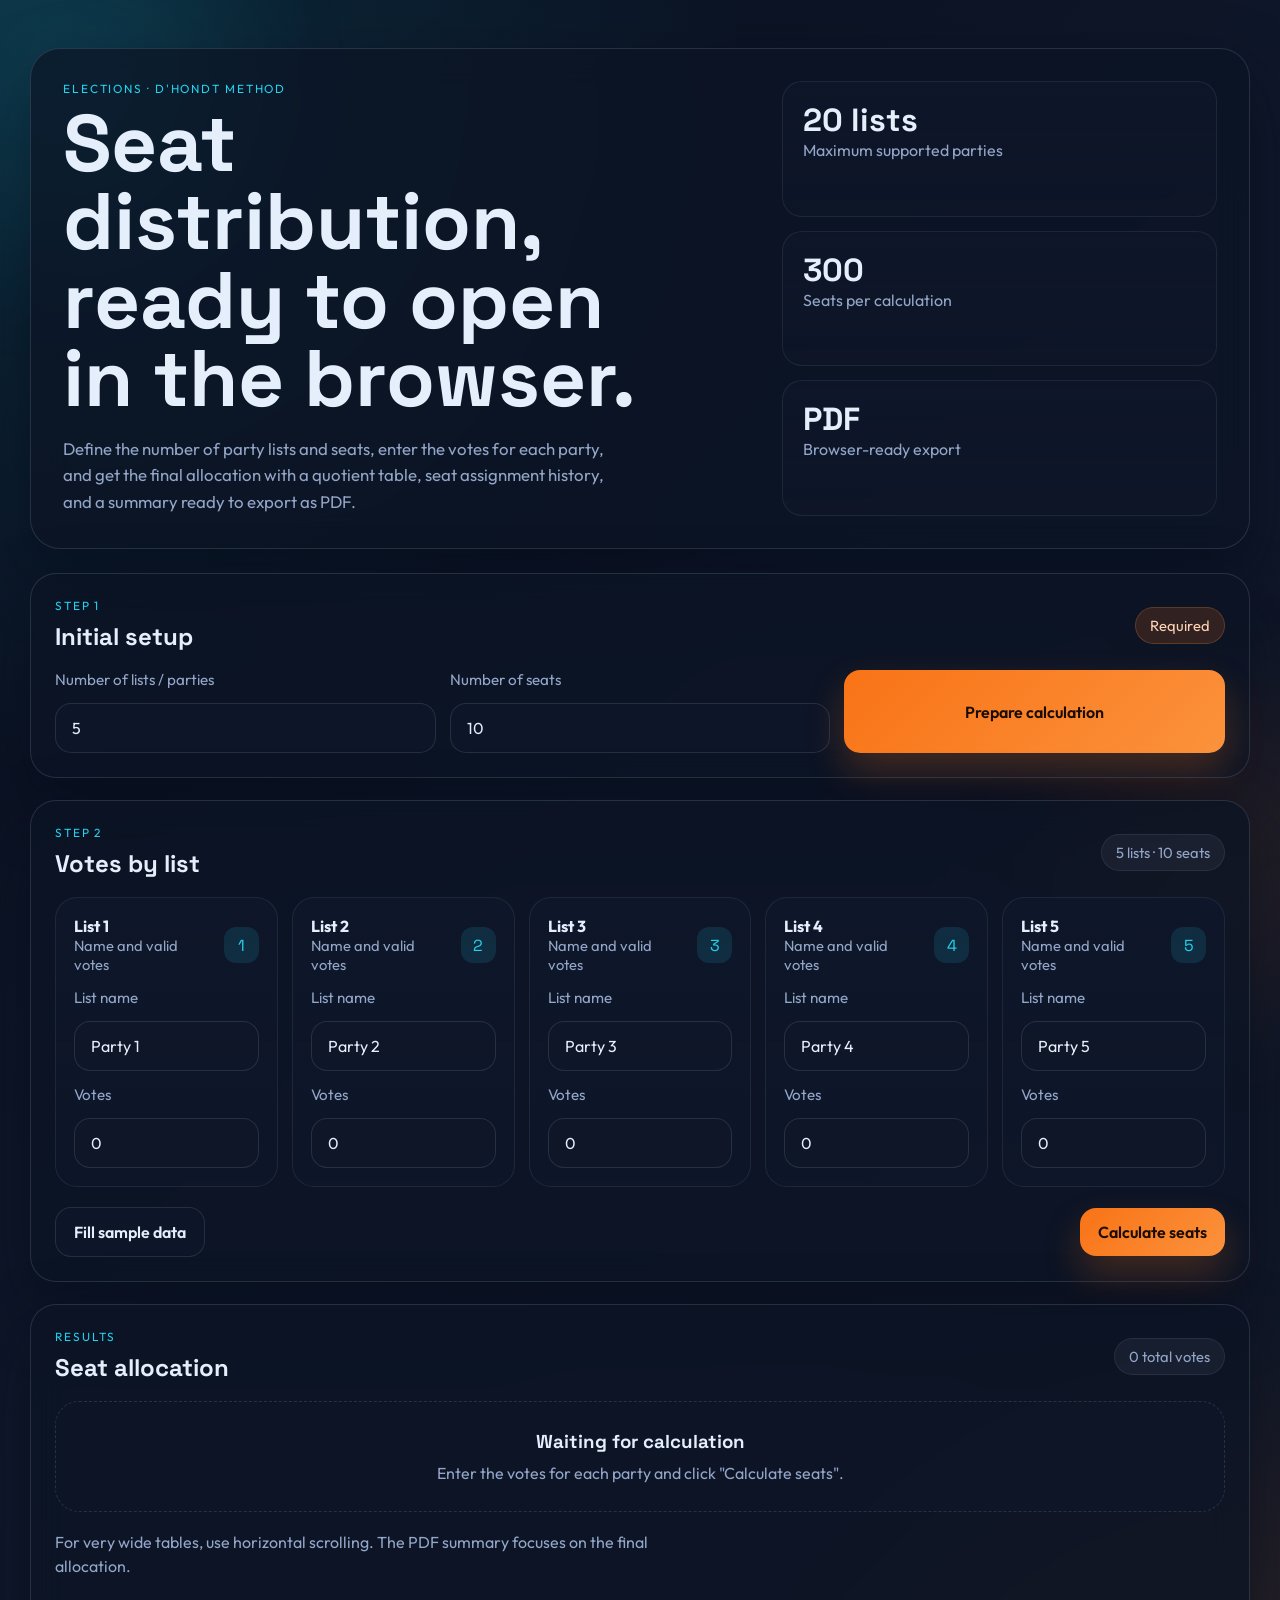
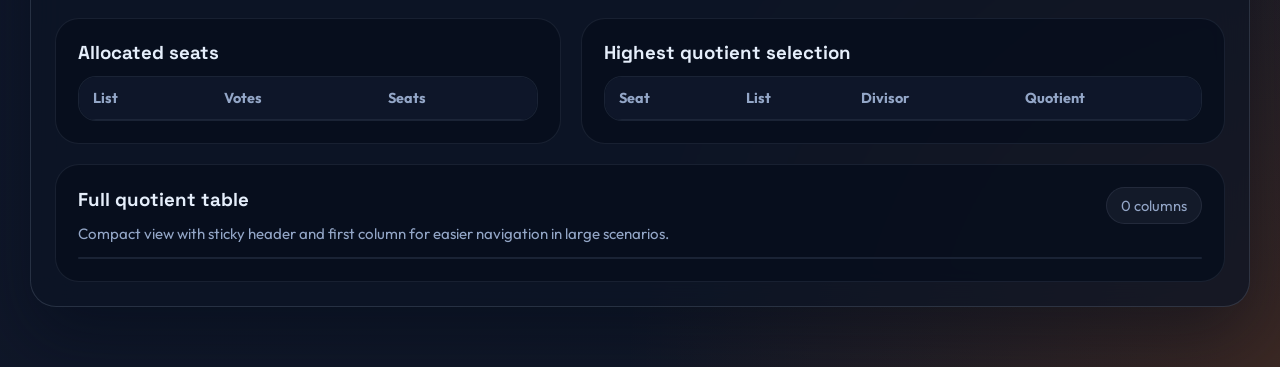
<file: index.html>
<!DOCTYPE html>
<html lang="en">
<head>
  <meta charset="UTF-8">
  <meta name="viewport" content="width=device-width, initial-scale=1.0">
  <title>Eleições - Distribuição de mandatos (Método de Hondt)</title>
  <link rel="preconnect" href="https://fonts.googleapis.com">
  <link rel="preconnect" href="https://fonts.gstatic.com" crossorigin>
  <link href="https://fonts.googleapis.com/css2?family=Outfit:wght@300;400;500;600;700&family=Space+Grotesk:wght@500;700&display=swap" rel="stylesheet">
  <link rel="stylesheet" href="./styles.css">
</head>
<body>
  <div class="page-glow page-glow-left"></div>
  <div class="page-glow page-glow-right"></div>

  <main class="layout">
    <section class="hero-card">
      <div class="hero-copy">
        <p class="eyebrow">Elections · D'Hondt Method</p>
        <h1>Seat distribution, ready to open in the browser.</h1>
        <p class="lead">
          Define the number of party lists and seats, enter the votes for each party,
          and get the final allocation with a quotient table, seat assignment history,
          and a summary ready to export as PDF.
        </p>
      </div>

      <div class="hero-metrics" aria-label="Application summary">
        <article>
          <strong>20 lists</strong>
          <span>Maximum supported parties</span>
        </article>
        <article>
          <strong>300</strong>
          <span>Seats per calculation</span>
        </article>
        <article>
          <strong>PDF</strong>
          <span>Browser-ready export</span>
        </article>
      </div>
    </section>

    <section class="app-shell">
      <div class="panel panel-setup">
        <div class="panel-header">
          <div>
            <p class="section-kicker">Step 1</p>
            <h2>Initial setup</h2>
          </div>
          <span class="panel-badge">Required</span>
        </div>

        <form id="setup-form" class="setup-form">
          <label>
            <span>Number of lists / parties</span>
            <input id="party-count" name="partyCount" type="number" min="2" max="20" value="5" required>
          </label>

          <label>
            <span>Number of seats</span>
            <input id="seat-count" name="seatCount" type="number" min="1" max="300" value="10" required>
          </label>

          <button class="primary-button" type="submit">Prepare calculation</button>
        </form>
      </div>

      <div class="panel panel-inputs">
        <div class="panel-header">
          <div>
            <p class="section-kicker">Step 2</p>
            <h2>Votes by list</h2>
          </div>
          <span id="scenario-summary" class="panel-badge subtle">5 lists · 10 seats</span>
        </div>

        <form id="votes-form" class="votes-form">
          <div id="party-fields" class="party-fields"></div>

          <div class="form-actions">
            <button class="secondary-button" id="fill-demo" type="button">Fill sample data</button>
            <button class="primary-button" type="submit">Calculate seats</button>
          </div>
        </form>
      </div>

      <div class="panel panel-results">
        <div class="panel-header">
          <div>
            <p class="section-kicker">Results</p>
            <h2>Seat allocation</h2>
          </div>
          <span id="total-votes" class="panel-badge subtle">0 total votes</span>
        </div>

        <div id="empty-state" class="empty-state">
          <h3>Waiting for calculation</h3>
          <p>Enter the votes for each party and click "Calculate seats".</p>
        </div>

        <div id="results-content" class="results-content hidden">
          <div class="results-toolbar">
            <p id="results-hint" class="results-hint">
              For very wide tables, use horizontal scrolling. The PDF summary focuses on the final allocation.
            </p>
            <button id="export-pdf" class="secondary-button hidden" type="button">Export PDF summary</button>
          </div>

          <div id="seat-summary" class="seat-summary"></div>

          <div class="results-grid">
            <article class="results-card">
              <h3>Allocated seats</h3>
              <div class="table-wrap compact-wrap">
                <table>
                  <thead>
                    <tr>
                      <th>List</th>
                      <th>Votes</th>
                      <th>Seats</th>
                    </tr>
                  </thead>
                  <tbody id="summary-body"></tbody>
                </table>
              </div>
            </article>

            <article class="results-card">
              <h3>Highest quotient selection</h3>
              <div class="table-wrap tall-wrap">
                <table>
                  <thead>
                    <tr>
                      <th>Seat</th>
                      <th>List</th>
                      <th>Divisor</th>
                      <th>Quotient</th>
                    </tr>
                  </thead>
                  <tbody id="allocation-body"></tbody>
                </table>
              </div>
            </article>
          </div>

          <article class="results-card quotient-card">
            <div class="card-header-inline">
              <h3>Full quotient table</h3>
              <span id="quotient-meta" class="mini-badge">0 columns</span>
            </div>
            <p class="card-note">
              Compact view with sticky header and first column for easier navigation in large scenarios.
            </p>
            <div class="table-wrap quotient-wrap">
              <table id="quotient-table" class="quotient-table"></table>
            </div>
          </article>
        </div>
      </div>
    </section>
  </main>

  <template id="pdf-template">
    <section class="pdf-shell">
      <header class="pdf-header">
        <div>
          <p class="pdf-kicker">Official summary</p>
          <h1>Elections - Seat Distribution (D'Hondt Method)</h1>
          <p id="pdf-scenario"></p>
        </div>
        <div class="pdf-metrics">
          <div>
            <strong id="pdf-total-votes"></strong>
            <span>Total votes</span>
          </div>
          <div>
            <strong id="pdf-total-seats"></strong>
            <span>Seats</span>
          </div>
        </div>
      </header>

      <section class="pdf-block">
        <h2>Final allocation</h2>
        <table>
          <thead>
            <tr>
              <th>List</th>
              <th>Votes</th>
              <th>Seats</th>
            </tr>
          </thead>
          <tbody id="pdf-summary-body"></tbody>
        </table>
      </section>

      <section class="pdf-block">
        <h2>Allocation history</h2>
        <table>
          <thead>
            <tr>
              <th>Seat</th>
              <th>List</th>
              <th>Divisor</th>
              <th>Quotient</th>
            </tr>
          </thead>
          <tbody id="pdf-allocation-body"></tbody>
        </table>
      </section>
    </section>
  </template>

  <script src="./src/app.js"></script>
</body>
</html>
</file>
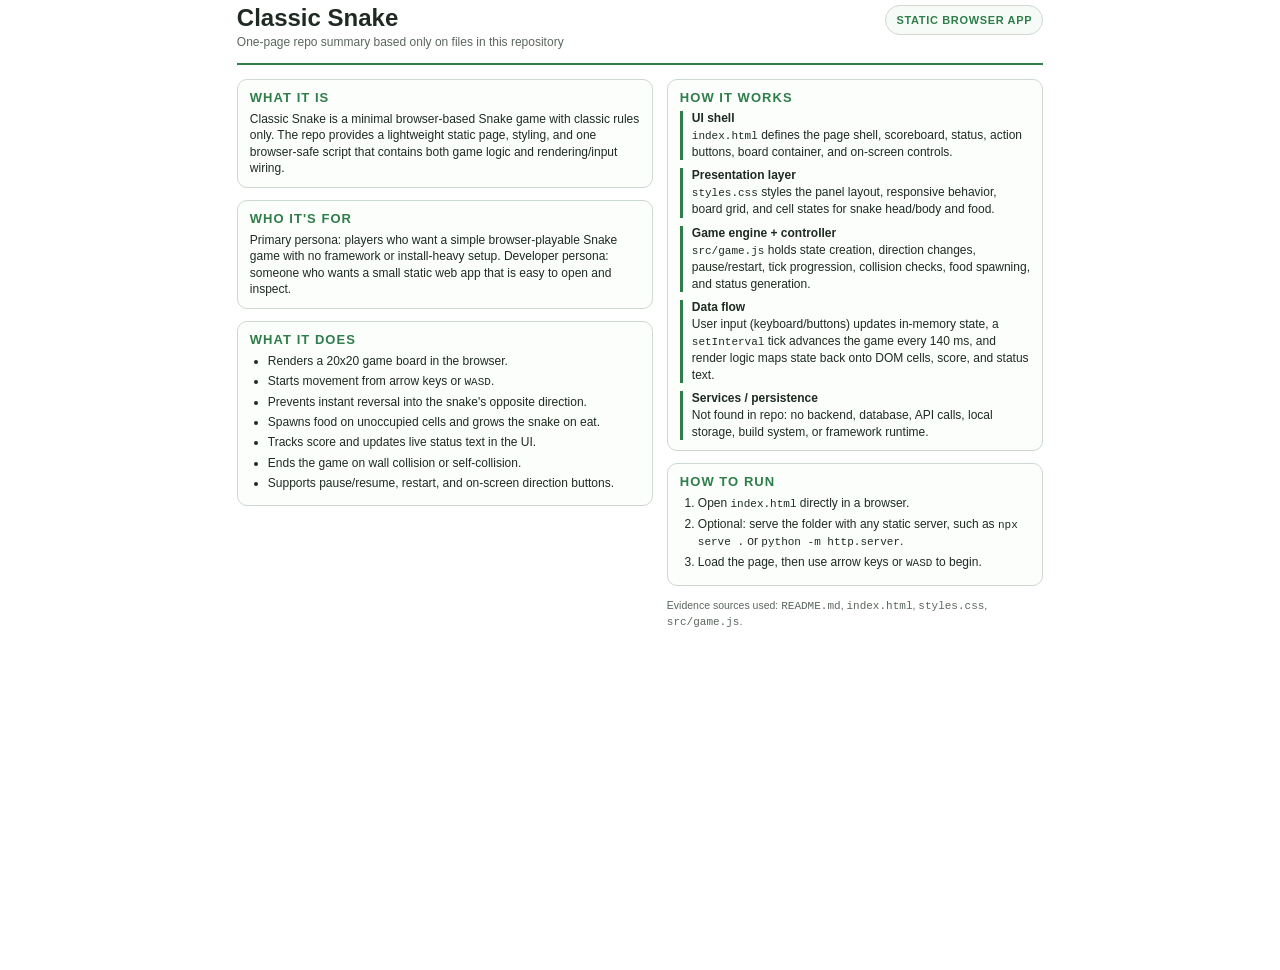
<file: app-summary.html>
<!DOCTYPE html>
<html lang="en">
<head>
  <meta charset="UTF-8">
  <meta name="viewport" content="width=device-width, initial-scale=1.0">
  <title>Classic Snake Repo Summary</title>
  <style>
    @page {
      size: Letter;
      margin: 0.45in;
    }

    :root {
      --ink: #1f2a22;
      --muted: #5b675d;
      --accent: #2f7d4a;
      --border: #cdd8cf;
      --panel: #f7fbf7;
    }

    * {
      box-sizing: border-box;
    }

    body {
      margin: 0;
      font-family: "Segoe UI", Arial, sans-serif;
      color: var(--ink);
      background: white;
    }

    .page {
      width: 100%;
      max-width: 8.5in;
      height: 10.1in;
      margin: 0 auto;
      padding: 0.05in;
    }

    .title-row {
      display: flex;
      align-items: flex-start;
      justify-content: space-between;
      gap: 18px;
      border-bottom: 2px solid var(--accent);
      padding-bottom: 12px;
      margin-bottom: 14px;
    }

    h1 {
      margin: 0 0 4px;
      font-size: 24px;
      line-height: 1.05;
    }

    .subtitle {
      margin: 0;
      font-size: 12px;
      color: var(--muted);
    }

    .badge {
      border: 1px solid var(--border);
      background: var(--panel);
      color: var(--accent);
      font-size: 11px;
      font-weight: 700;
      letter-spacing: 0.06em;
      text-transform: uppercase;
      padding: 8px 10px;
      border-radius: 999px;
      white-space: nowrap;
    }

    .grid {
      display: grid;
      grid-template-columns: 1.05fr 0.95fr;
      gap: 14px;
    }

    section {
      margin-bottom: 12px;
    }

    h2 {
      margin: 0 0 6px;
      font-size: 13px;
      text-transform: uppercase;
      letter-spacing: 0.08em;
      color: var(--accent);
    }

    p {
      margin: 0;
      font-size: 12px;
      line-height: 1.38;
    }

    ul, ol {
      margin: 6px 0 0 18px;
      padding: 0;
      font-size: 12px;
      line-height: 1.35;
    }

    li {
      margin: 0 0 4px;
    }

    .panel {
      border: 1px solid var(--border);
      background: #fcfefc;
      border-radius: 10px;
      padding: 10px 12px;
    }

    .arch {
      display: grid;
      gap: 8px;
    }

    .arch-item {
      border-left: 3px solid var(--accent);
      padding-left: 9px;
    }

    .arch-item strong {
      display: block;
      font-size: 12px;
      margin-bottom: 2px;
    }

    .foot {
      margin-top: 6px;
      font-size: 10.5px;
      color: var(--muted);
    }

    code {
      font-family: Consolas, "Courier New", monospace;
      font-size: 11px;
    }
  </style>
</head>
<body>
  <div class="page">
    <div class="title-row">
      <div>
        <h1>Classic Snake</h1>
        <p class="subtitle">One-page repo summary based only on files in this repository</p>
      </div>
      <div class="badge">Static Browser App</div>
    </div>

    <div class="grid">
      <div>
        <section class="panel">
          <h2>What It Is</h2>
          <p>Classic Snake is a minimal browser-based Snake game with classic rules only. The repo provides a lightweight static page, styling, and one browser-safe script that contains both game logic and rendering/input wiring.</p>
        </section>

        <section class="panel">
          <h2>Who It&apos;s For</h2>
          <p>Primary persona: players who want a simple browser-playable Snake game with no framework or install-heavy setup. Developer persona: someone who wants a small static web app that is easy to open and inspect.</p>
        </section>

        <section class="panel">
          <h2>What It Does</h2>
          <ul>
            <li>Renders a 20x20 game board in the browser.</li>
            <li>Starts movement from arrow keys or <code>WASD</code>.</li>
            <li>Prevents instant reversal into the snake&apos;s opposite direction.</li>
            <li>Spawns food on unoccupied cells and grows the snake on eat.</li>
            <li>Tracks score and updates live status text in the UI.</li>
            <li>Ends the game on wall collision or self-collision.</li>
            <li>Supports pause/resume, restart, and on-screen direction buttons.</li>
          </ul>
        </section>
      </div>

      <div>
        <section class="panel">
          <h2>How It Works</h2>
          <div class="arch">
            <div class="arch-item">
              <strong>UI shell</strong>
              <p><code>index.html</code> defines the page shell, scoreboard, status, action buttons, board container, and on-screen controls.</p>
            </div>
            <div class="arch-item">
              <strong>Presentation layer</strong>
              <p><code>styles.css</code> styles the panel layout, responsive behavior, board grid, and cell states for snake head/body and food.</p>
            </div>
            <div class="arch-item">
              <strong>Game engine + controller</strong>
              <p><code>src/game.js</code> holds state creation, direction changes, pause/restart, tick progression, collision checks, food spawning, and status generation.</p>
            </div>
            <div class="arch-item">
              <strong>Data flow</strong>
              <p>User input (keyboard/buttons) updates in-memory state, a <code>setInterval</code> tick advances the game every 140 ms, and render logic maps state back onto DOM cells, score, and status text.</p>
            </div>
            <div class="arch-item">
              <strong>Services / persistence</strong>
              <p>Not found in repo: no backend, database, API calls, local storage, build system, or framework runtime.</p>
            </div>
          </div>
        </section>

        <section class="panel">
          <h2>How To Run</h2>
          <ol>
            <li>Open <code>index.html</code> directly in a browser.</li>
            <li>Optional: serve the folder with any static server, such as <code>npx serve .</code> or <code>python -m http.server</code>.</li>
            <li>Load the page, then use arrow keys or <code>WASD</code> to begin.</li>
          </ol>
        </section>

        <p class="foot">Evidence sources used: <code>README.md</code>, <code>index.html</code>, <code>styles.css</code>, <code>src/game.js</code>.</p>
      </div>
    </div>
  </div>
</body>
</html>
</file>
<file: styles.css>
:root {
  color-scheme: light;
  --bg: #0f172a;
  --panel: rgba(12, 20, 37, 0.72);
  --panel-strong: rgba(8, 15, 29, 0.9);
  --panel-border: rgba(148, 163, 184, 0.2);
  --text: #e5eefb;
  --muted: #93a6c7;
  --accent: #f97316;
  --accent-strong: #fb923c;
  --accent-soft: rgba(249, 115, 22, 0.16);
  --cyan: #22d3ee;
  --green: #34d399;
  --shadow: 0 28px 70px rgba(2, 8, 23, 0.45);
}

* {
  box-sizing: border-box;
}

html {
  scroll-behavior: smooth;
}

body {
  margin: 0;
  min-height: 100vh;
  font-family: "Outfit", sans-serif;
  color: var(--text);
  background:
    radial-gradient(circle at top left, rgba(34, 211, 238, 0.14), transparent 32%),
    radial-gradient(circle at bottom right, rgba(249, 115, 22, 0.18), transparent 28%),
    linear-gradient(135deg, #08101f 0%, #0f172a 45%, #111827 100%);
  overflow-x: clip;
}

.page-glow {
  position: fixed;
  width: 20rem;
  height: 20rem;
  border-radius: 999px;
  filter: blur(70px);
  opacity: 0.38;
  pointer-events: none;
}

.page-glow-left {
  top: -4rem;
  left: -5rem;
  background: rgba(34, 211, 238, 0.28);
}

.page-glow-right {
  right: -6rem;
  bottom: -7rem;
  background: rgba(249, 115, 22, 0.22);
}

.layout {
  width: min(1220px, calc(100% - 32px));
  margin: 0 auto;
  padding: 48px 0 60px;
}

.hero-card,
.panel {
  backdrop-filter: blur(18px);
  background: var(--panel);
  border: 1px solid var(--panel-border);
  box-shadow: var(--shadow);
}

.hero-card {
  display: grid;
  grid-template-columns: 1.6fr 1fr;
  gap: 24px;
  padding: 32px;
  border-radius: 30px;
}

.eyebrow,
.section-kicker {
  margin: 0 0 8px;
  text-transform: uppercase;
  letter-spacing: 0.16em;
  font-size: 0.74rem;
  color: var(--cyan);
}

.hero-copy h1,
.panel h2,
.results-card h3,
.empty-state h3 {
  font-family: "Space Grotesk", sans-serif;
}

.hero-copy h1 {
  margin: 0;
  max-width: 12ch;
  line-height: 0.98;
  font-size: clamp(2.5rem, 7vw, 5rem);
}

.lead {
  margin: 18px 0 0;
  max-width: 52ch;
  font-size: 1.05rem;
  line-height: 1.6;
  color: var(--muted);
}

.hero-metrics {
  display: grid;
  gap: 14px;
}

.hero-metrics article {
  padding: 18px 20px;
  border-radius: 20px;
  background: linear-gradient(180deg, rgba(15, 23, 42, 0.88), rgba(15, 23, 42, 0.45));
  border: 1px solid rgba(148, 163, 184, 0.12);
}

.hero-metrics strong {
  display: block;
  font-family: "Space Grotesk", sans-serif;
  font-size: 2rem;
}

.hero-metrics span,
.card-note,
.results-hint {
  color: var(--muted);
}

.app-shell {
  display: grid;
  gap: 22px;
  margin-top: 24px;
}

.panel {
  border-radius: 26px;
  padding: 24px;
}

.panel-header,
.form-actions,
.seat-summary,
.seat-chip,
.results-toolbar,
.card-header-inline {
  display: flex;
  align-items: center;
}

.panel-header,
.form-actions,
.seat-summary,
.results-toolbar,
.card-header-inline {
  justify-content: space-between;
  gap: 16px;
}

.panel h2,
.results-card h3,
.empty-state h3,
.card-header-inline h3 {
  margin: 0;
}

.panel-badge,
.mini-badge {
  display: inline-flex;
  align-items: center;
  justify-content: center;
  min-height: 36px;
  padding: 8px 14px;
  border-radius: 999px;
  background: var(--accent-soft);
  color: #ffd4b5;
  font-size: 0.92rem;
  border: 1px solid rgba(251, 146, 60, 0.22);
}

.panel-badge.subtle,
.mini-badge {
  background: rgba(148, 163, 184, 0.08);
  color: var(--muted);
  border-color: rgba(148, 163, 184, 0.12);
}

.setup-form,
.votes-form,
.party-fields,
.party-card,
label {
  display: grid;
  gap: 14px;
}

.setup-form {
  grid-template-columns: repeat(3, minmax(0, 1fr));
  margin-top: 18px;
}

label span {
  font-size: 0.95rem;
  color: var(--muted);
}

input {
  width: 100%;
  border: 1px solid rgba(148, 163, 184, 0.18);
  border-radius: 16px;
  background: rgba(15, 23, 42, 0.8);
  color: var(--text);
  font: inherit;
  padding: 14px 16px;
  outline: none;
  transition: border-color 180ms ease, transform 180ms ease, box-shadow 180ms ease;
}

input:focus {
  border-color: rgba(34, 211, 238, 0.52);
  box-shadow: 0 0 0 4px rgba(34, 211, 238, 0.12);
  transform: translateY(-1px);
}

button {
  border: 0;
  border-radius: 16px;
  font: inherit;
  font-weight: 600;
  padding: 14px 18px;
  cursor: pointer;
  transition: transform 180ms ease, box-shadow 180ms ease, opacity 180ms ease;
}

button:hover {
  transform: translateY(-2px);
}

button:disabled {
  opacity: 0.55;
  cursor: not-allowed;
  transform: none;
}

.primary-button {
  background: linear-gradient(135deg, var(--accent) 0%, var(--accent-strong) 100%);
  color: #1c0d04;
  box-shadow: 0 18px 38px rgba(249, 115, 22, 0.24);
}

.secondary-button {
  background: rgba(15, 23, 42, 0.86);
  color: var(--text);
  border: 1px solid rgba(148, 163, 184, 0.18);
}

.votes-form {
  margin-top: 18px;
}

.party-fields {
  grid-template-columns: repeat(auto-fit, minmax(210px, 1fr));
}

.party-card {
  padding: 18px;
  border-radius: 22px;
  background: linear-gradient(180deg, rgba(15, 23, 42, 0.96), rgba(15, 23, 42, 0.76));
  border: 1px solid rgba(148, 163, 184, 0.12);
}

.party-card-header {
  display: flex;
  align-items: center;
  justify-content: space-between;
  gap: 12px;
}

.party-card-header strong {
  font-size: 1rem;
}

.party-index {
  width: 36px;
  height: 36px;
  display: inline-grid;
  place-items: center;
  border-radius: 12px;
  background: rgba(34, 211, 238, 0.12);
  color: var(--cyan);
  font-family: "Space Grotesk", sans-serif;
}

.party-card p {
  margin: 0;
  color: var(--muted);
  font-size: 0.92rem;
}

.form-actions {
  margin-top: 6px;
}

.empty-state {
  margin-top: 18px;
  padding: 28px;
  text-align: center;
  border-radius: 24px;
  border: 1px dashed rgba(148, 163, 184, 0.2);
  background: rgba(15, 23, 42, 0.42);
}

.empty-state p {
  margin: 10px 0 0;
  color: var(--muted);
}

.hidden {
  display: none;
}

.results-content {
  display: grid;
  gap: 20px;
  margin-top: 18px;
  min-width: 0;
}

.results-toolbar {
  flex-wrap: wrap;
}

.results-hint {
  margin: 0;
  max-width: 60ch;
  line-height: 1.5;
}

.seat-summary {
  flex-wrap: wrap;
}

.seat-chip {
  gap: 10px;
  padding: 12px 16px;
  border-radius: 999px;
  background: rgba(34, 211, 238, 0.08);
  border: 1px solid rgba(34, 211, 238, 0.12);
}

.seat-chip strong {
  font-family: "Space Grotesk", sans-serif;
}

.seat-chip span {
  color: var(--muted);
}

.results-grid {
  display: grid;
  grid-template-columns: minmax(0, 0.88fr) minmax(0, 1.12fr);
  gap: 20px;
  min-width: 0;
}

.results-card {
  padding: 22px;
  border-radius: 24px;
  background: var(--panel-strong);
  border: 1px solid rgba(148, 163, 184, 0.12);
  min-width: 0;
}

.results-card h3 {
  margin-bottom: 12px;
}

.card-note {
  margin: 0 0 14px;
  font-size: 0.94rem;
}

.table-wrap {
  overflow: auto;
  max-width: 100%;
  border-radius: 18px;
  border: 1px solid rgba(148, 163, 184, 0.12);
  background: rgba(15, 23, 42, 0.45);
}

.compact-wrap {
  max-height: 540px;
}

.tall-wrap {
  max-height: 540px;
}

.quotient-wrap {
  max-height: 70vh;
}

table {
  width: 100%;
  border-collapse: separate;
  border-spacing: 0;
}

th,
td {
  padding: 12px 14px;
  text-align: left;
  border-bottom: 1px solid rgba(148, 163, 184, 0.1);
  white-space: nowrap;
}

th {
  position: sticky;
  top: 0;
  z-index: 2;
  font-size: 0.9rem;
  color: var(--muted);
  background: rgba(15, 23, 42, 0.96);
  backdrop-filter: blur(10px);
}

tbody tr:hover td {
  background: rgba(148, 163, 184, 0.04);
}

.seat-count-pill {
  display: inline-flex;
  min-width: 36px;
  justify-content: center;
  padding: 6px 10px;
  border-radius: 999px;
  background: rgba(52, 211, 153, 0.14);
  color: #d5ffe8;
}

.quotient-table {
  table-layout: fixed;
  width: max-content;
  min-width: 100%;
}

.quotient-table th,
.quotient-table td {
  min-width: 92px;
  padding: 9px 10px;
  font-size: 0.84rem;
}

.quotient-table th:first-child,
.quotient-table td:first-child {
  position: sticky;
  left: 0;
  z-index: 3;
  min-width: 170px;
  max-width: 170px;
  overflow: hidden;
  text-overflow: ellipsis;
  background: rgba(10, 18, 33, 0.98);
}

.quotient-table thead th:first-child {
  z-index: 4;
}

.pdf-shell {
  display: none;
}

@media (max-width: 920px) {
  .hero-card,
  .results-grid,
  .setup-form {
    grid-template-columns: 1fr;
  }

  .setup-form button {
    width: 100%;
  }
}

@media (max-width: 680px) {
  .layout {
    width: min(100% - 20px, 1220px);
    padding: 22px 0 32px;
  }

  .hero-card,
  .panel,
  .results-card {
    padding: 18px;
    border-radius: 22px;
  }

  .panel-header,
  .form-actions,
  .results-toolbar,
  .card-header-inline {
    flex-direction: column;
    align-items: flex-start;
  }

  .form-actions button,
  .setup-form button,
  .results-toolbar button {
    width: 100%;
  }

  .quotient-table th:first-child,
  .quotient-table td:first-child {
    min-width: 140px;
    max-width: 140px;
  }
}

@media print {
  body {
    background: #ffffff;
    color: #111827;
  }

  .page-glow,
  .layout {
    display: none;
  }

  .pdf-shell {
    display: block;
    padding: 24px;
    font-family: "Outfit", sans-serif;
    color: #111827;
  }

  .pdf-header {
    display: flex;
    justify-content: space-between;
    gap: 24px;
    margin-bottom: 24px;
    padding-bottom: 18px;
    border-bottom: 2px solid #e5e7eb;
  }

  .pdf-kicker {
    margin: 0 0 6px;
    text-transform: uppercase;
    letter-spacing: 0.14em;
    font-size: 0.75rem;
    color: #f97316;
  }

  .pdf-header h1,
  .pdf-block h2 {
    font-family: "Space Grotesk", sans-serif;
    margin: 0;
  }

  .pdf-header h1 {
    font-size: 2rem;
  }

  .pdf-header p {
    margin: 8px 0 0;
    color: #4b5563;
  }

  .pdf-metrics {
    display: grid;
    grid-template-columns: repeat(2, minmax(0, 1fr));
    gap: 14px;
    min-width: 220px;
  }

  .pdf-metrics div {
    border: 1px solid #e5e7eb;
    border-radius: 16px;
    padding: 14px;
  }

  .pdf-metrics strong {
    display: block;
    font-size: 1.4rem;
  }

  .pdf-metrics span {
    color: #6b7280;
    font-size: 0.92rem;
  }

  .pdf-block {
    margin-top: 24px;
    break-inside: avoid;
  }

  .pdf-block table {
    width: 100%;
    border-collapse: collapse;
  }

  .pdf-block th,
  .pdf-block td {
    padding: 10px 12px;
    border: 1px solid #d1d5db;
    text-align: left;
    white-space: normal;
  }

  .pdf-block th {
    background: #f3f4f6;
    color: #111827;
    position: static;
  }
}
</file>
